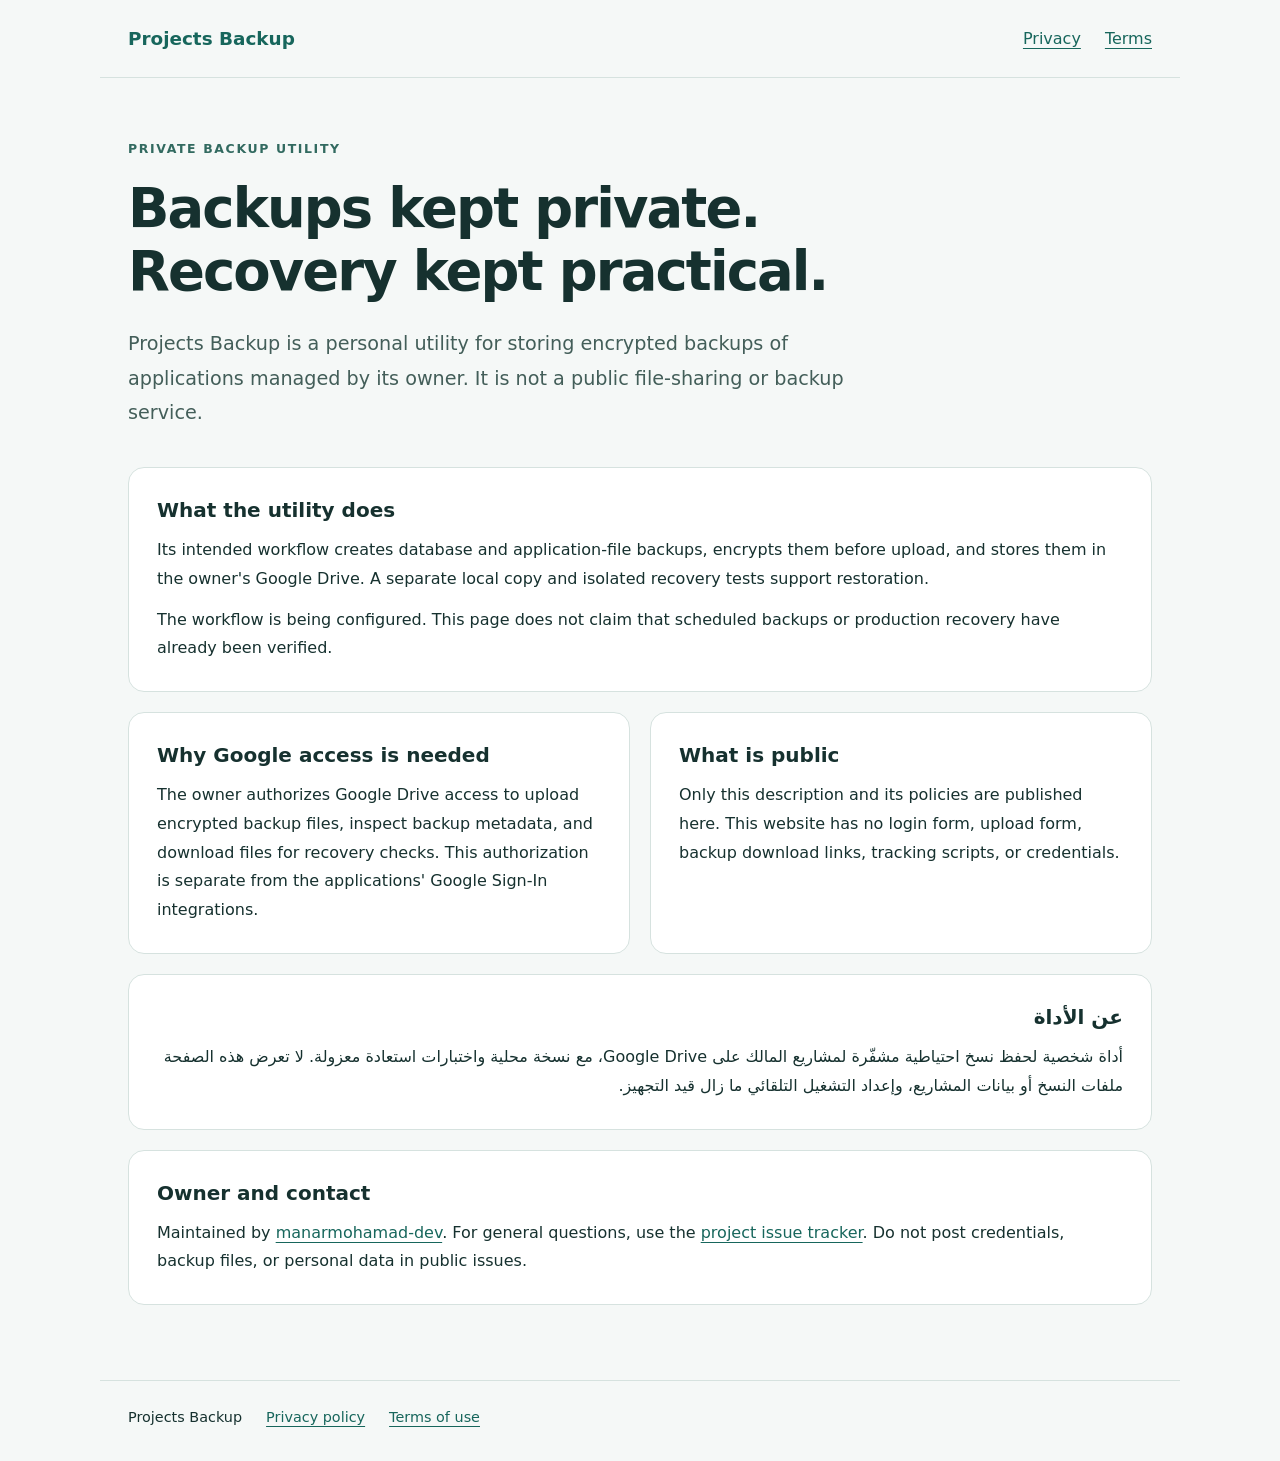
<file: index.html>
<!doctype html>
<html lang="en"><head><meta charset="utf-8"><meta name="viewport" content="width=device-width,initial-scale=1"><meta name="description" content="Projects Backup is a private backup utility for its owner's applications."><title>Projects Backup</title><link rel="stylesheet" href="style.css"></head>
<body><header><a class="brand" href="./">Projects Backup</a><nav aria-label="Main navigation"><a href="privacy.html">Privacy</a><a href="terms.html">Terms</a></nav></header>
<main><span class="tag">PRIVATE BACKUP UTILITY</span><h1>Backups kept private.<br>Recovery kept practical.</h1><p class="lead">Projects Backup is a personal utility for storing encrypted backups of applications managed by its owner. It is not a public file-sharing or backup service.</p>
<section><h2>What the utility does</h2><p>Its intended workflow creates database and application-file backups, encrypts them before upload, and stores them in the owner's Google Drive. A separate local copy and isolated recovery tests support restoration.</p><p>The workflow is being configured. This page does not claim that scheduled backups or production recovery have already been verified.</p></section>
<div class="grid"><section><h2>Why Google access is needed</h2><p>The owner authorizes Google Drive access to upload encrypted backup files, inspect backup metadata, and download files for recovery checks. This authorization is separate from the applications' Google Sign-In integrations.</p></section><section><h2>What is public</h2><p>Only this description and its policies are published here. This website has no login form, upload form, backup download links, tracking scripts, or credentials.</p></section></div>
<section lang="ar" dir="rtl"><h2>عن الأداة</h2><p>أداة شخصية لحفظ نسخ احتياطية مشفّرة لمشاريع المالك على Google Drive، مع نسخة محلية واختبارات استعادة معزولة. لا تعرض هذه الصفحة ملفات النسخ أو بيانات المشاريع، وإعداد التشغيل التلقائي ما زال قيد التجهيز.</p></section>
<section><h2>Owner and contact</h2><p>Maintained by <a href="https://github.com/manarmohamad-dev">manarmohamad-dev</a>. For general questions, use the <a href="https://github.com/manarmohamad-dev/projects-backup-pages/issues">project issue tracker</a>. Do not post credentials, backup files, or personal data in public issues.</p></section></main>
<footer><span>Projects Backup</span><a href="privacy.html">Privacy policy</a><a href="terms.html">Terms of use</a></footer></body></html>
</file>
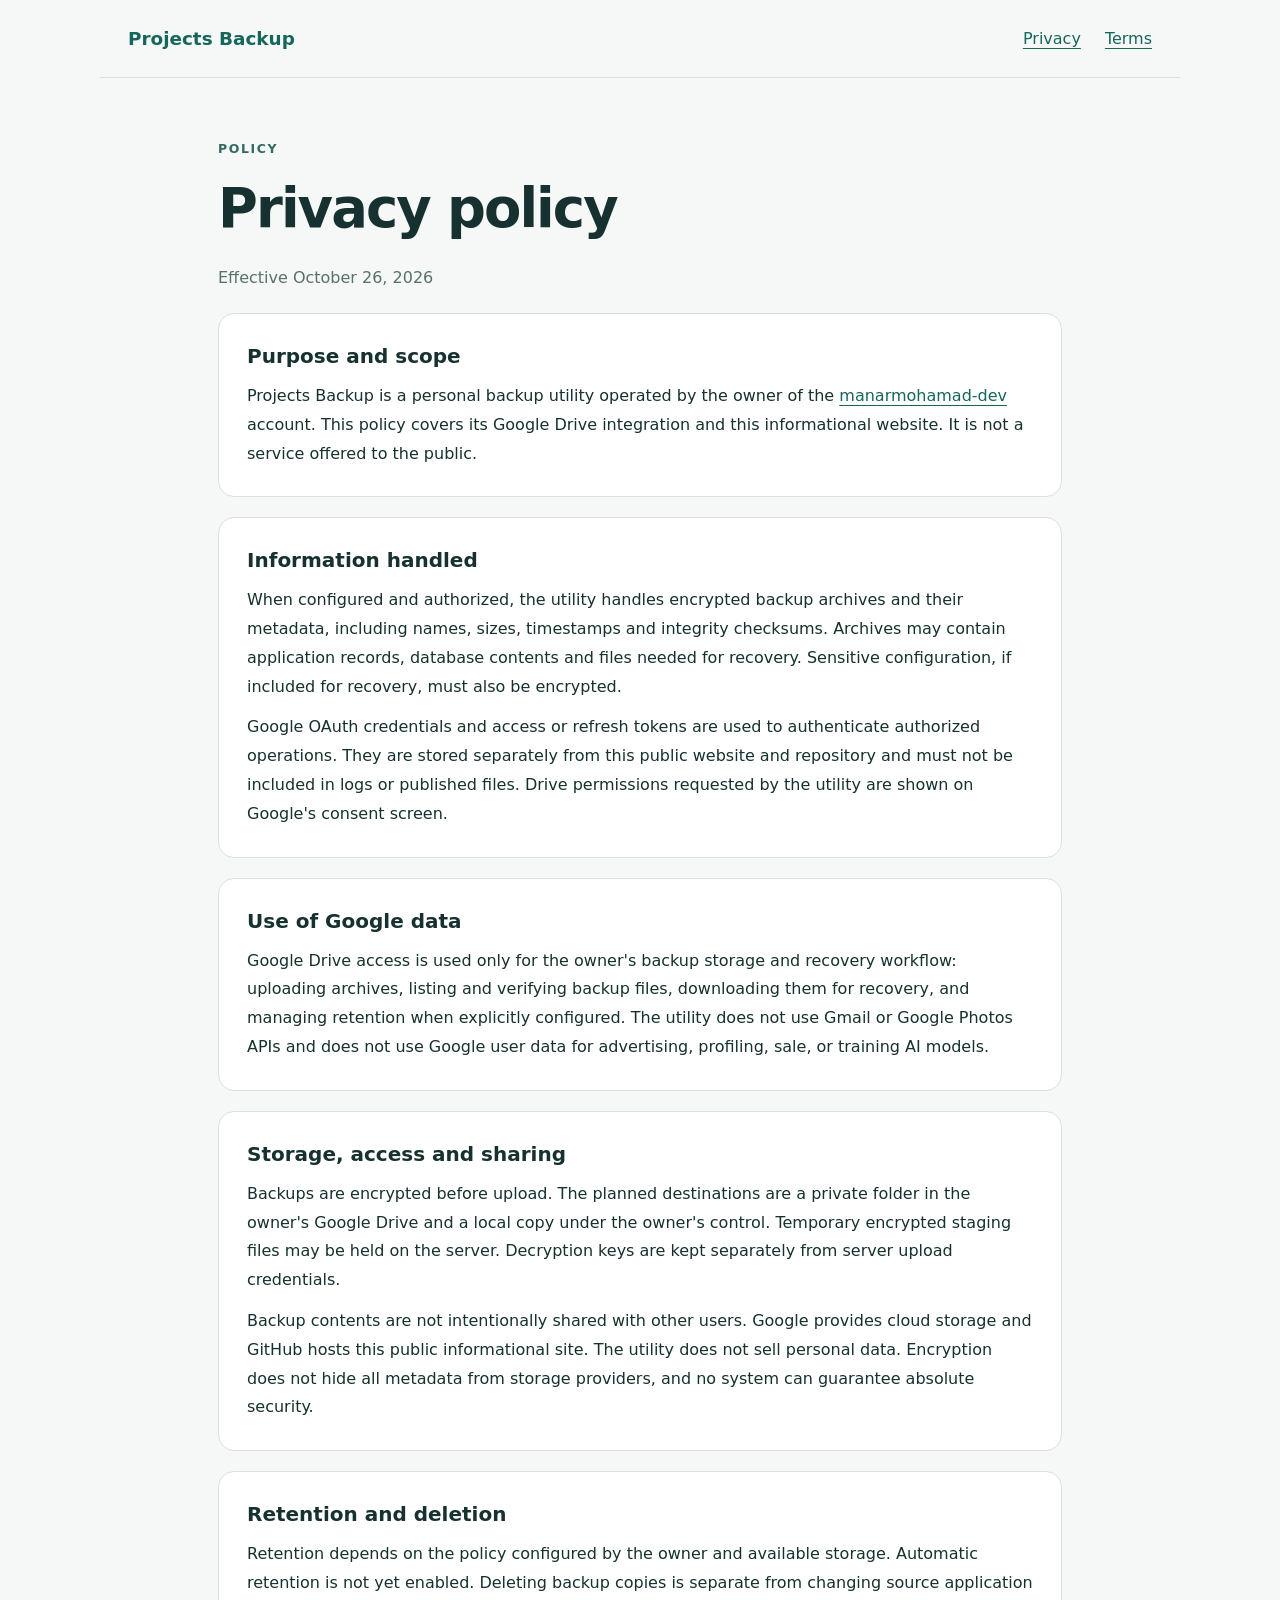
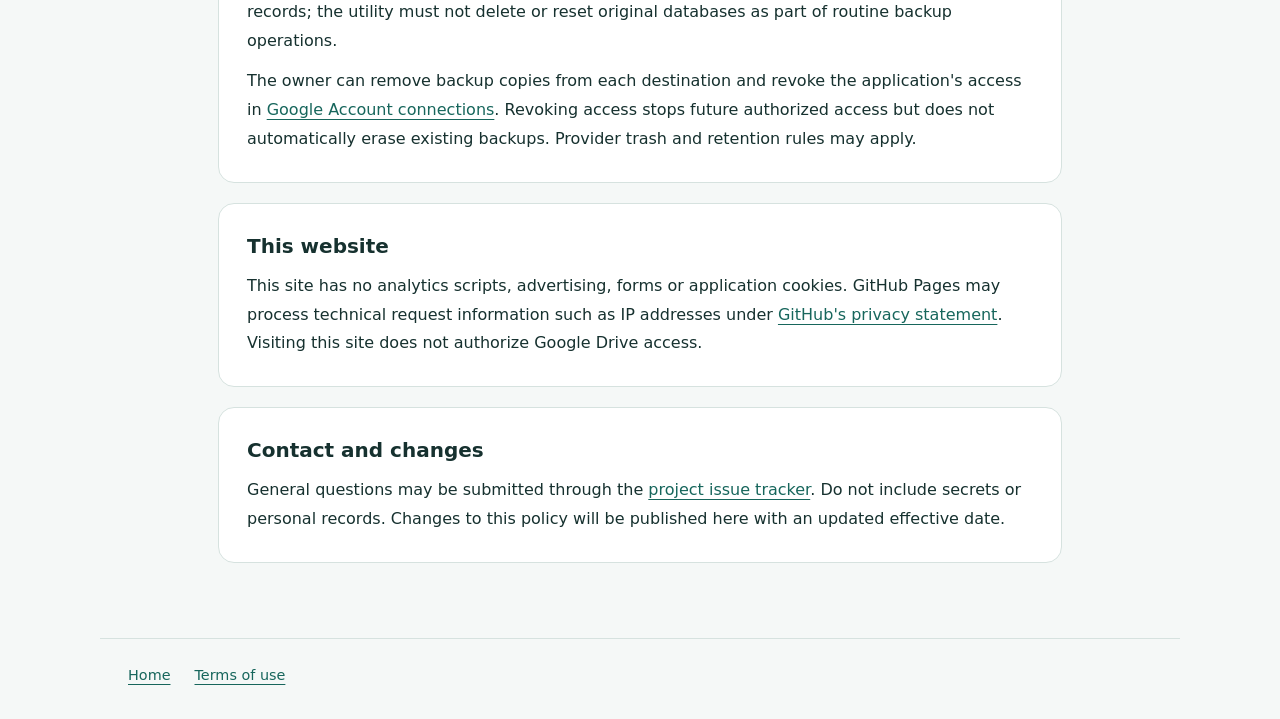
<file: privacy.html>
<!doctype html>
<html lang="en"><head><meta charset="utf-8"><meta name="viewport" content="width=device-width,initial-scale=1"><title>Privacy Policy | Projects Backup</title><link rel="stylesheet" href="style.css"></head><body><header><a class="brand" href="./">Projects Backup</a><nav aria-label="Main navigation"><a href="privacy.html" aria-current="page">Privacy</a><a href="terms.html">Terms</a></nav></header><main class="document"><span class="tag">POLICY</span><h1>Privacy policy</h1><p class="muted">Effective October 26, 2026</p>
<section><h2>Purpose and scope</h2><p>Projects Backup is a personal backup utility operated by the owner of the <a href="https://github.com/manarmohamad-dev">manarmohamad-dev</a> account. This policy covers its Google Drive integration and this informational website. It is not a service offered to the public.</p></section>
<section><h2>Information handled</h2><p>When configured and authorized, the utility handles encrypted backup archives and their metadata, including names, sizes, timestamps and integrity checksums. Archives may contain application records, database contents and files needed for recovery. Sensitive configuration, if included for recovery, must also be encrypted.</p><p>Google OAuth credentials and access or refresh tokens are used to authenticate authorized operations. They are stored separately from this public website and repository and must not be included in logs or published files. Drive permissions requested by the utility are shown on Google's consent screen.</p></section>
<section><h2>Use of Google data</h2><p>Google Drive access is used only for the owner's backup storage and recovery workflow: uploading archives, listing and verifying backup files, downloading them for recovery, and managing retention when explicitly configured. The utility does not use Gmail or Google Photos APIs and does not use Google user data for advertising, profiling, sale, or training AI models.</p></section>
<section><h2>Storage, access and sharing</h2><p>Backups are encrypted before upload. The planned destinations are a private folder in the owner's Google Drive and a local copy under the owner's control. Temporary encrypted staging files may be held on the server. Decryption keys are kept separately from server upload credentials.</p><p>Backup contents are not intentionally shared with other users. Google provides cloud storage and GitHub hosts this public informational site. The utility does not sell personal data. Encryption does not hide all metadata from storage providers, and no system can guarantee absolute security.</p></section>
<section><h2>Retention and deletion</h2><p>Retention depends on the policy configured by the owner and available storage. Automatic retention is not yet enabled. Deleting backup copies is separate from changing source application records; the utility must not delete or reset original databases as part of routine backup operations.</p><p>The owner can remove backup copies from each destination and revoke the application's access in <a href="https://myaccount.google.com/connections">Google Account connections</a>. Revoking access stops future authorized access but does not automatically erase existing backups. Provider trash and retention rules may apply.</p></section>
<section><h2>This website</h2><p>This site has no analytics scripts, advertising, forms or application cookies. GitHub Pages may process technical request information such as IP addresses under <a href="https://docs.github.com/en/site-policy/privacy-policies/github-general-privacy-statement">GitHub's privacy statement</a>. Visiting this site does not authorize Google Drive access.</p></section>
<section><h2>Contact and changes</h2><p>General questions may be submitted through the <a href="https://github.com/manarmohamad-dev/projects-backup-pages/issues">project issue tracker</a>. Do not include secrets or personal records. Changes to this policy will be published here with an updated effective date.</p></section></main><footer><a href="./">Home</a><a href="terms.html">Terms of use</a></footer></body></html>
</file>
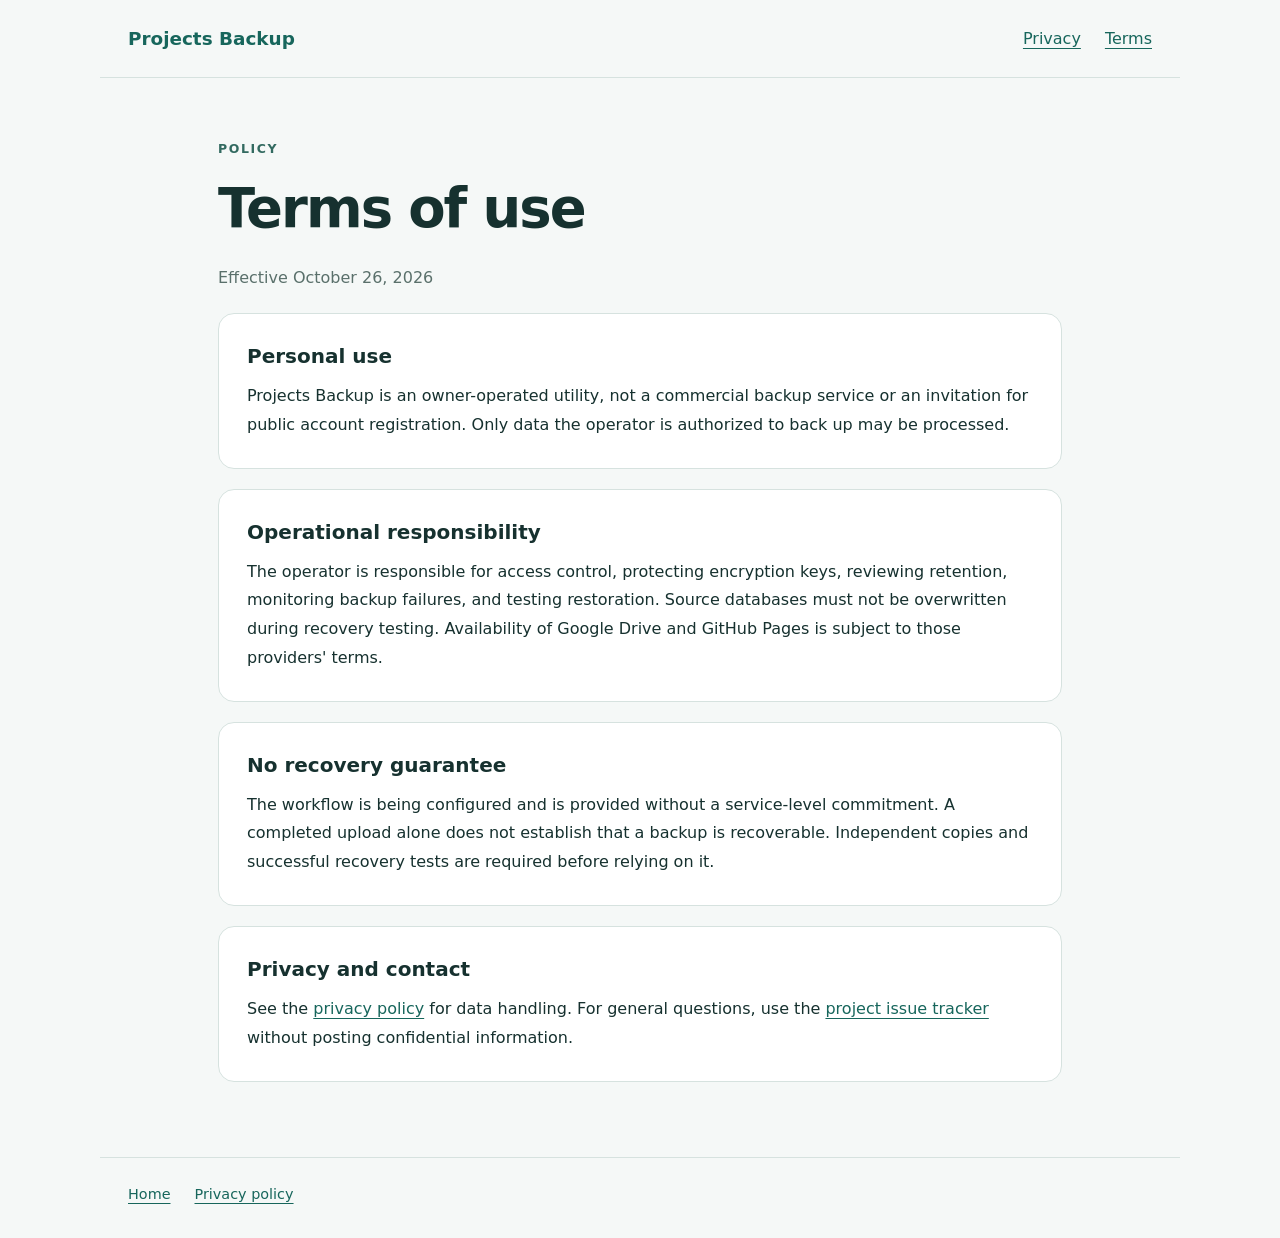
<file: terms.html>
<!doctype html>
<html lang="en"><head><meta charset="utf-8"><meta name="viewport" content="width=device-width,initial-scale=1"><title>Terms of Use | Projects Backup</title><link rel="stylesheet" href="style.css"></head><body><header><a class="brand" href="./">Projects Backup</a><nav aria-label="Main navigation"><a href="privacy.html">Privacy</a><a href="terms.html" aria-current="page">Terms</a></nav></header><main class="document"><span class="tag">POLICY</span><h1>Terms of use</h1><p class="muted">Effective October 26, 2026</p><section><h2>Personal use</h2><p>Projects Backup is an owner-operated utility, not a commercial backup service or an invitation for public account registration. Only data the operator is authorized to back up may be processed.</p></section><section><h2>Operational responsibility</h2><p>The operator is responsible for access control, protecting encryption keys, reviewing retention, monitoring backup failures, and testing restoration. Source databases must not be overwritten during recovery testing. Availability of Google Drive and GitHub Pages is subject to those providers' terms.</p></section><section><h2>No recovery guarantee</h2><p>The workflow is being configured and is provided without a service-level commitment. A completed upload alone does not establish that a backup is recoverable. Independent copies and successful recovery tests are required before relying on it.</p></section><section><h2>Privacy and contact</h2><p>See the <a href="privacy.html">privacy policy</a> for data handling. For general questions, use the <a href="https://github.com/manarmohamad-dev/projects-backup-pages/issues">project issue tracker</a> without posting confidential information.</p></section></main><footer><a href="./">Home</a><a href="privacy.html">Privacy policy</a></footer></body></html>
</file>
<file: style.css>
:root{color-scheme:light;font-family:system-ui,-apple-system,"Segoe UI",sans-serif;color:#16312f;background:#f5f8f7}*{box-sizing:border-box}body{margin:0}header,main,footer{max-width:1080px;margin:auto;padding:28px}header,footer,nav{display:flex;align-items:center;gap:24px;flex-wrap:wrap}header{justify-content:space-between;border-bottom:1px solid #d6e2df}.brand{font-weight:750;font-size:1.15rem;text-decoration:none}a{color:#17665c;text-underline-offset:4px}a:focus-visible{outline:3px solid #19796b;outline-offset:5px}main{padding-top:60px;padding-bottom:55px}.tag{font-size:.78rem;letter-spacing:.13em;font-weight:750;color:#326a60}h1{font-size:clamp(2rem,5vw,3.4rem);line-height:1.16;letter-spacing:-.035em;margin:20px 0 24px}h2{font-size:1.25rem;line-height:1.4;margin:0 0 12px}p{font-size:1rem;line-height:1.8;margin:0 0 12px}.lead{max-width:760px;font-size:1.2rem;color:#435e59;margin-bottom:36px}section{background:white;border:1px solid #d6e2df;border-radius:16px;padding:28px;margin:20px 0}section p:last-child{margin-bottom:0}.grid{display:grid;grid-template-columns:1fr 1fr;gap:20px}.grid section{margin:0}.document{max-width:900px}.muted{color:#5a706b}footer{border-top:1px solid #d6e2df;font-size:.9rem;padding-bottom:36px}@media(max-width:640px){header,main,footer{padding-left:20px;padding-right:20px}main{padding-top:36px}.grid{grid-template-columns:1fr}section{padding:22px}nav{gap:18px}}
</file>
